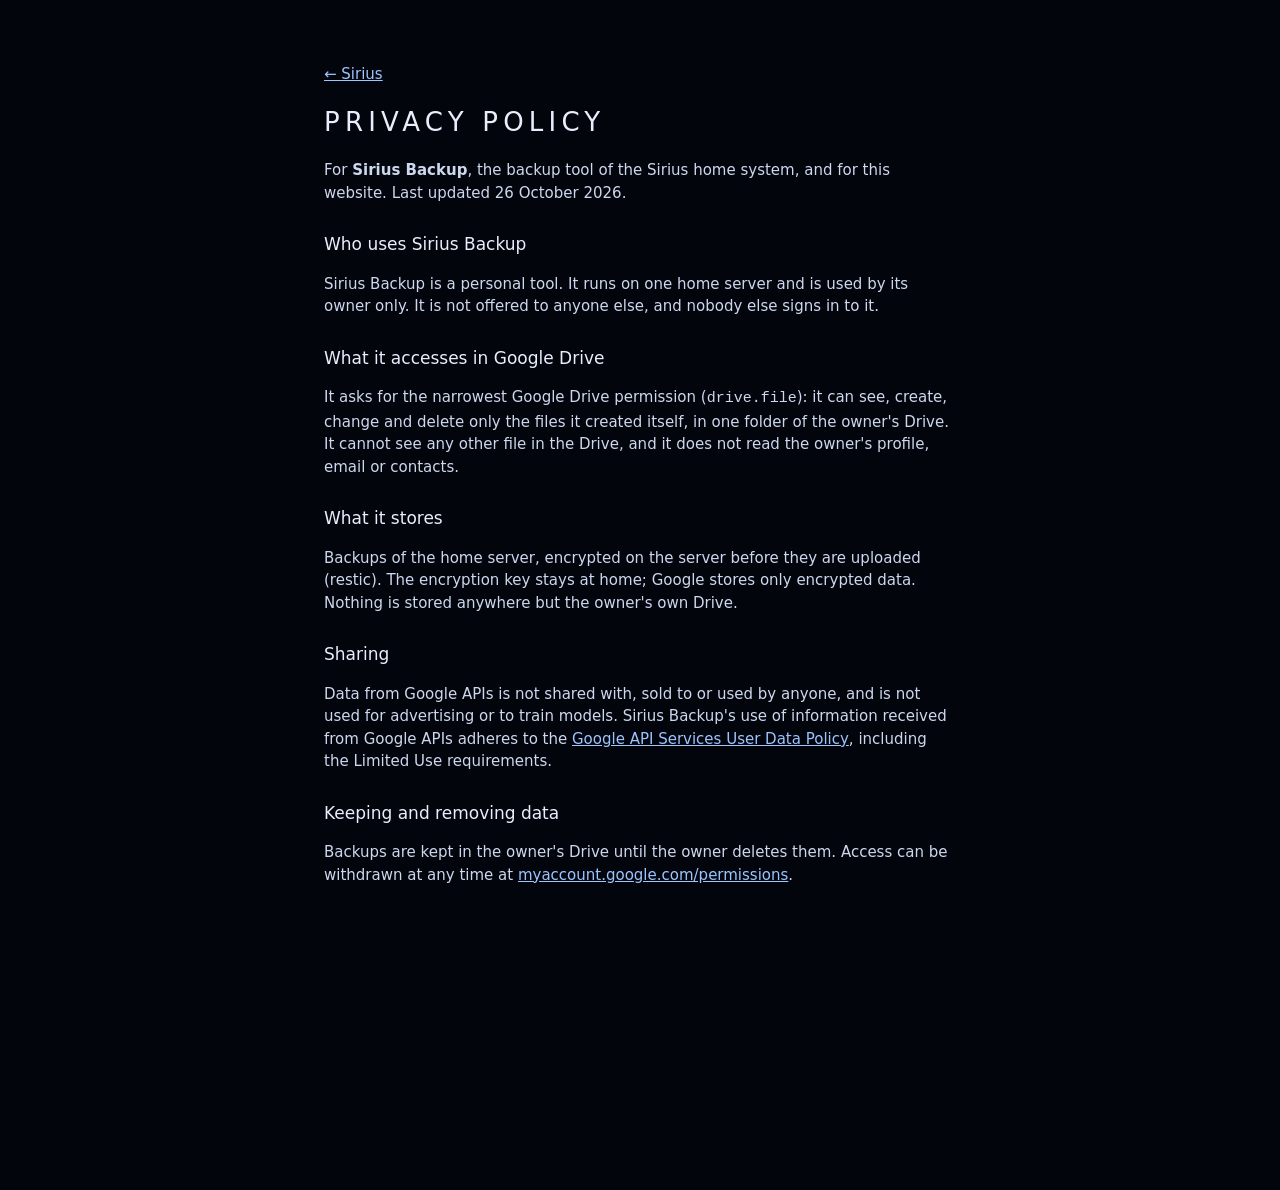
<file: site/privacy.html>
<!doctype html>
<html lang="en">
<head>
  <meta charset="utf-8">
  <meta name="viewport" content="width=device-width, initial-scale=1">
  <title>Sirius Backup: privacy policy</title>
  <link rel="stylesheet" href="style.css">
  <style>
    html, body { overflow: auto; }
    main { max-width: 680px; margin: 0 auto; padding: 48px 24px 64px; }
    h1 { font-weight: 300; letter-spacing: .2em; text-transform: uppercase; font-size: 26px; }
    h2 { font-weight: 500; font-size: 17px; margin-top: 28px; }
    p, li { color: #cdd7ee; }
  </style>
</head>
<body>
  <main>
    <p><a href="./">← Sirius</a></p>
    <h1>Privacy policy</h1>
    <p>For <strong>Sirius Backup</strong>, the backup tool of the Sirius home system, and for this website.
      Last updated 26 October 2026.</p>

    <h2>Who uses Sirius Backup</h2>
    <p>Sirius Backup is a personal tool. It runs on one home server and is used by its owner only. It is not offered
      to anyone else, and nobody else signs in to it.</p>

    <h2>What it accesses in Google Drive</h2>
    <p>It asks for the narrowest Google Drive permission (<code>drive.file</code>): it can see, create, change and
      delete only the files it created itself, in one folder of the owner's Drive. It cannot see any other file in the
      Drive, and it does not read the owner's profile, email or contacts.</p>

    <h2>What it stores</h2>
    <p>Backups of the home server, encrypted on the server before they are uploaded (restic). The encryption key stays
      at home; Google stores only encrypted data. Nothing is stored anywhere but the owner's own Drive.</p>

    <h2>Sharing</h2>
    <p>Data from Google APIs is not shared with, sold to or used by anyone, and is not used for advertising or to train
      models. Sirius Backup's use of information received from Google APIs adheres to the
      <a href="https://developers.google.com/terms/api-services-user-data-policy">Google API Services User Data Policy</a>,
      including the Limited Use requirements.</p>

    <h2>Keeping and removing data</h2>
    <p>Backups are kept in the owner's Drive until the owner deletes them. Access can be withdrawn at any time at
      <a href="https://myaccount.google.com/permissions">myaccount.google.com/permissions</a>.</p>

    <h2>This website</h2>
    <p>This site sets no cookies and has no analytics or tracking. It is hosted by GitHub Pages and loads the three.js
      library from the unpkg content network; those services see the usual request details (such as your IP address),
      under their own policies.</p>

    <h2>Contact</h2>
    <p>Questions: open an issue at <a href="https://github.com/Michael-Scrumlord/sirius">github.com/Michael-Scrumlord/sirius</a>.</p>
  </main>
</body>
</html>
</file>
<file: site/style.css>
:root {
  --ink: #e8eefc; --dim: #9aa8c7; --line: rgba(160, 190, 255, .18); --glass: rgba(10, 14, 30, .72);
  --accent: #9cc4ff; --font: "Inter", system-ui, -apple-system, "Segoe UI", sans-serif;
}
* { box-sizing: border-box; }
html, body { margin: 0; height: 100%; background: #03050c; color: var(--ink); font: 15px/1.5 var(--font); overflow: hidden; }
a { color: var(--accent); }
#sky { position: fixed; inset: 0; width: 100%; height: 100%; display: block; }

.brand { position: fixed; top: 20px; left: 24px; max-width: 420px; pointer-events: none; }
.brand h1 { margin: 0; font-size: 34px; letter-spacing: .32em; font-weight: 300; text-transform: uppercase; }
.brand p { margin: 4px 0 14px; color: var(--dim); }
.brand nav { display: flex; flex-wrap: wrap; gap: 6px; pointer-events: auto; }
button { font: inherit; color: var(--ink); background: rgba(255,255,255,.06); border: 1px solid var(--line);
  border-radius: 999px; padding: 6px 14px; cursor: pointer; transition: background .2s, border-color .2s; }
button:hover, button:focus-visible { background: rgba(156,196,255,.16); border-color: rgba(156,196,255,.5); outline: none; }
button.on { background: rgba(156,196,255,.22); border-color: rgba(156,196,255,.6); }

#panel { position: fixed; top: 20px; right: 20px; bottom: 52px; width: min(400px, calc(100vw - 40px)); overflow-y: auto;
  background: var(--glass); border: 1px solid var(--line); border-radius: 18px; padding: 22px 22px 8px;
  backdrop-filter: blur(12px); -webkit-backdrop-filter: blur(12px); transition: opacity .35s, transform .35s; }
#panel.hidden { opacity: 0; transform: translateX(16px); pointer-events: none; }
#panel h2 { margin: 0; font-size: 26px; font-weight: 400; letter-spacing: .12em; text-transform: uppercase; }
#panel .exp { margin: 2px 0 10px; color: var(--dim); font-size: 13px; letter-spacing: .04em; }
#panel .tag { margin: 0 0 10px; font-size: 16px; }
#panel .about { color: var(--dim); margin: 0 0 16px; }
.group { border-top: 1px solid var(--line); padding: 12px 0 6px; }
.group h3 { margin: 0 0 6px; font-size: 13px; letter-spacing: .14em; text-transform: uppercase; display: flex; align-items: center; gap: 8px; }
.group h3 i { width: 9px; height: 9px; border-radius: 50%; display: inline-block; box-shadow: 0 0 8px currentColor; }
.group.lit { background: linear-gradient(90deg, rgba(156,196,255,.08), transparent); }
.group ul { list-style: none; margin: 0; padding: 0; }
.group li { margin: 0 0 8px; }
.group li b { font-weight: 600; }
.group li span { color: var(--dim); }
.links { color: var(--dim); font-size: 13px; border-top: 1px solid var(--line); padding: 12px 0; }

#tip { position: fixed; pointer-events: none; background: var(--glass); border: 1px solid var(--line); border-radius: 10px;
  padding: 8px 12px; max-width: 260px; font-size: 13px; transform: translate(14px, 14px); backdrop-filter: blur(8px); }
#tip b { display: block; }
.hint { position: fixed; left: 24px; bottom: 14px; margin: 0; color: var(--dim); font-size: 12px; pointer-events: none; }
footer { position: fixed; right: 24px; bottom: 16px; font-size: 12px; color: var(--dim); }

.drawer { position: fixed; inset: 0; margin: auto; width: min(640px, calc(100vw - 32px)); height: fit-content; max-height: calc(100vh - 40px);
  overflow-y: auto; background: rgba(8, 11, 24, .94); border: 1px solid var(--line); border-radius: 18px; padding: 26px 28px; z-index: 5; }
.drawer h2 { font-weight: 400; letter-spacing: .1em; text-transform: uppercase; font-size: 18px; margin: 8px 0 8px; }
.drawer p { color: #cdd7ee; }
.drawer .close { position: absolute; top: 12px; right: 12px; padding: 2px 11px; font-size: 20px; }

@media (max-width: 760px) {
  .brand { top: 12px; left: 16px; right: 16px; }
  .brand h1 { font-size: 26px; }
  .brand p { display: none; }
  #panel { top: auto; left: 16px; right: 16px; width: auto; bottom: 44px; max-height: 46vh; padding: 16px 16px 4px; }
  .hint { display: none; }
  footer { left: 16px; right: auto; }
}
@media (prefers-reduced-motion: reduce) { #panel { transition: none; } }
</file>
